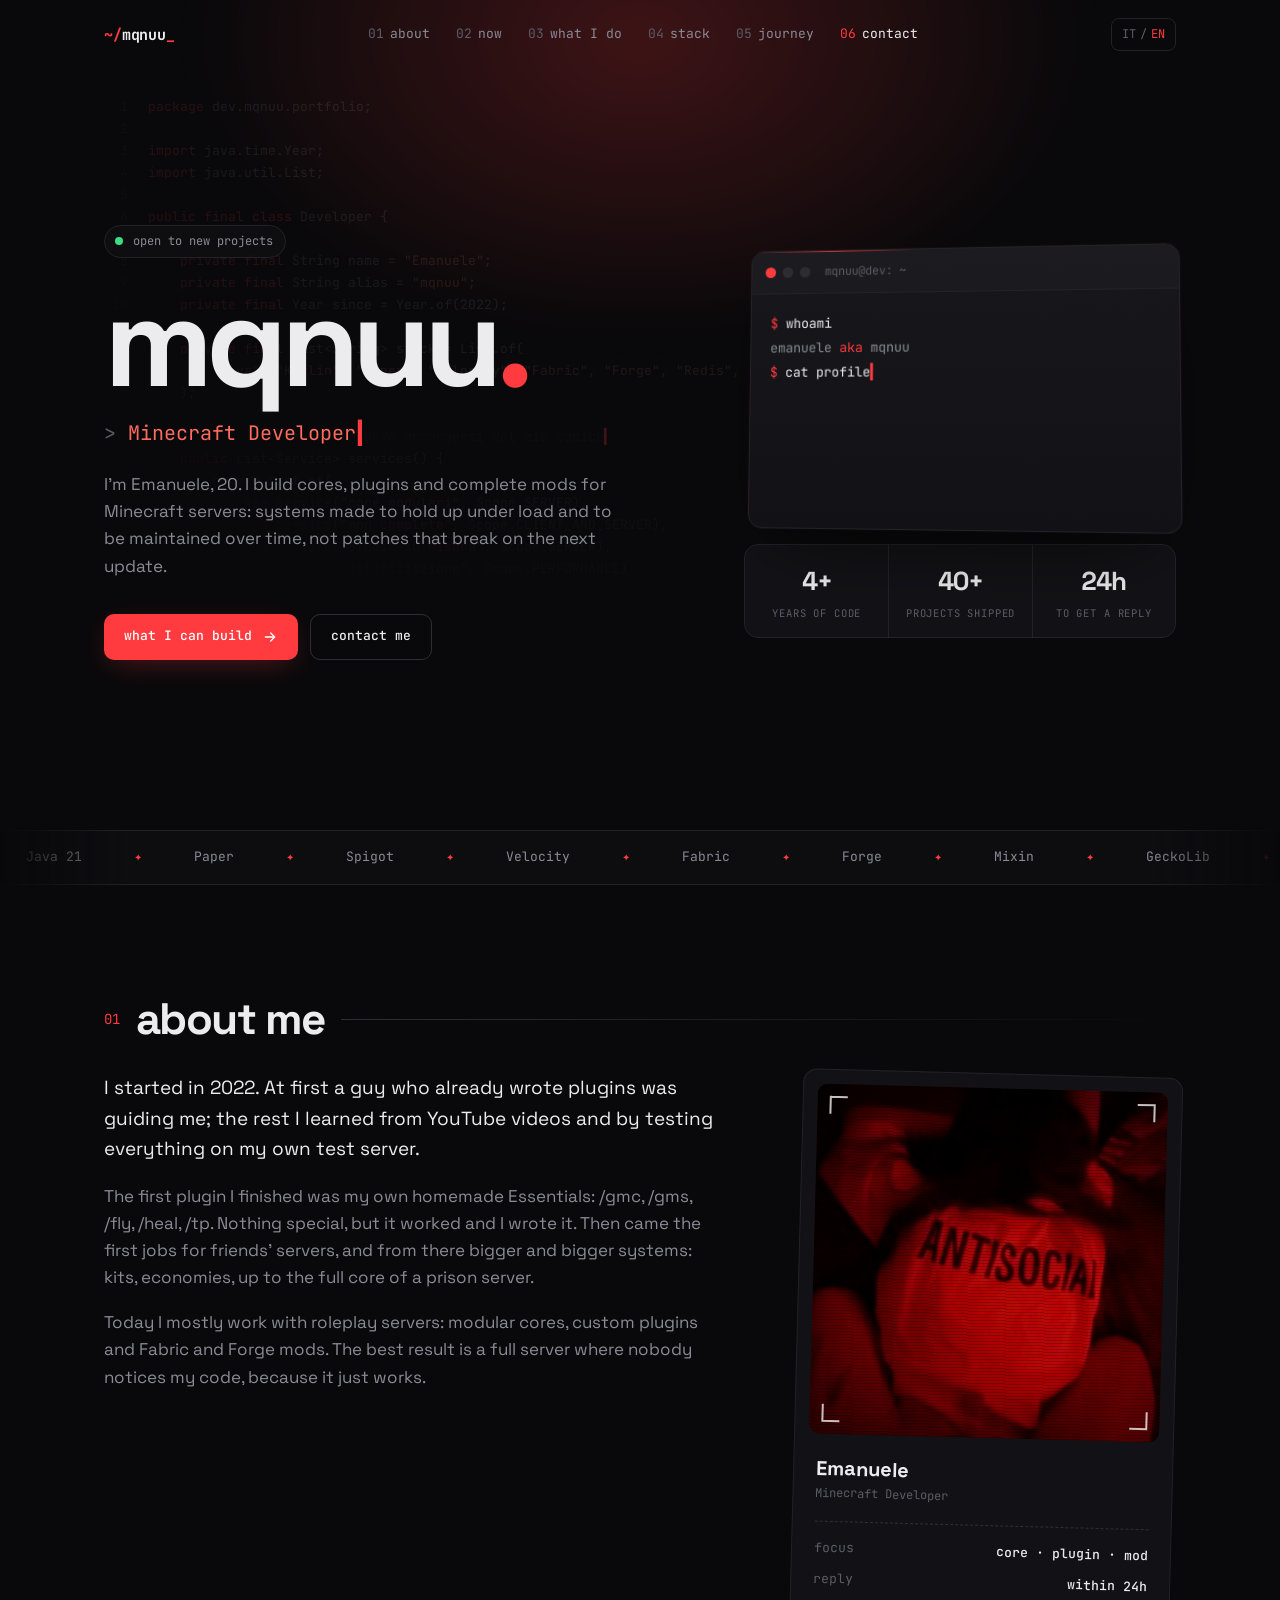
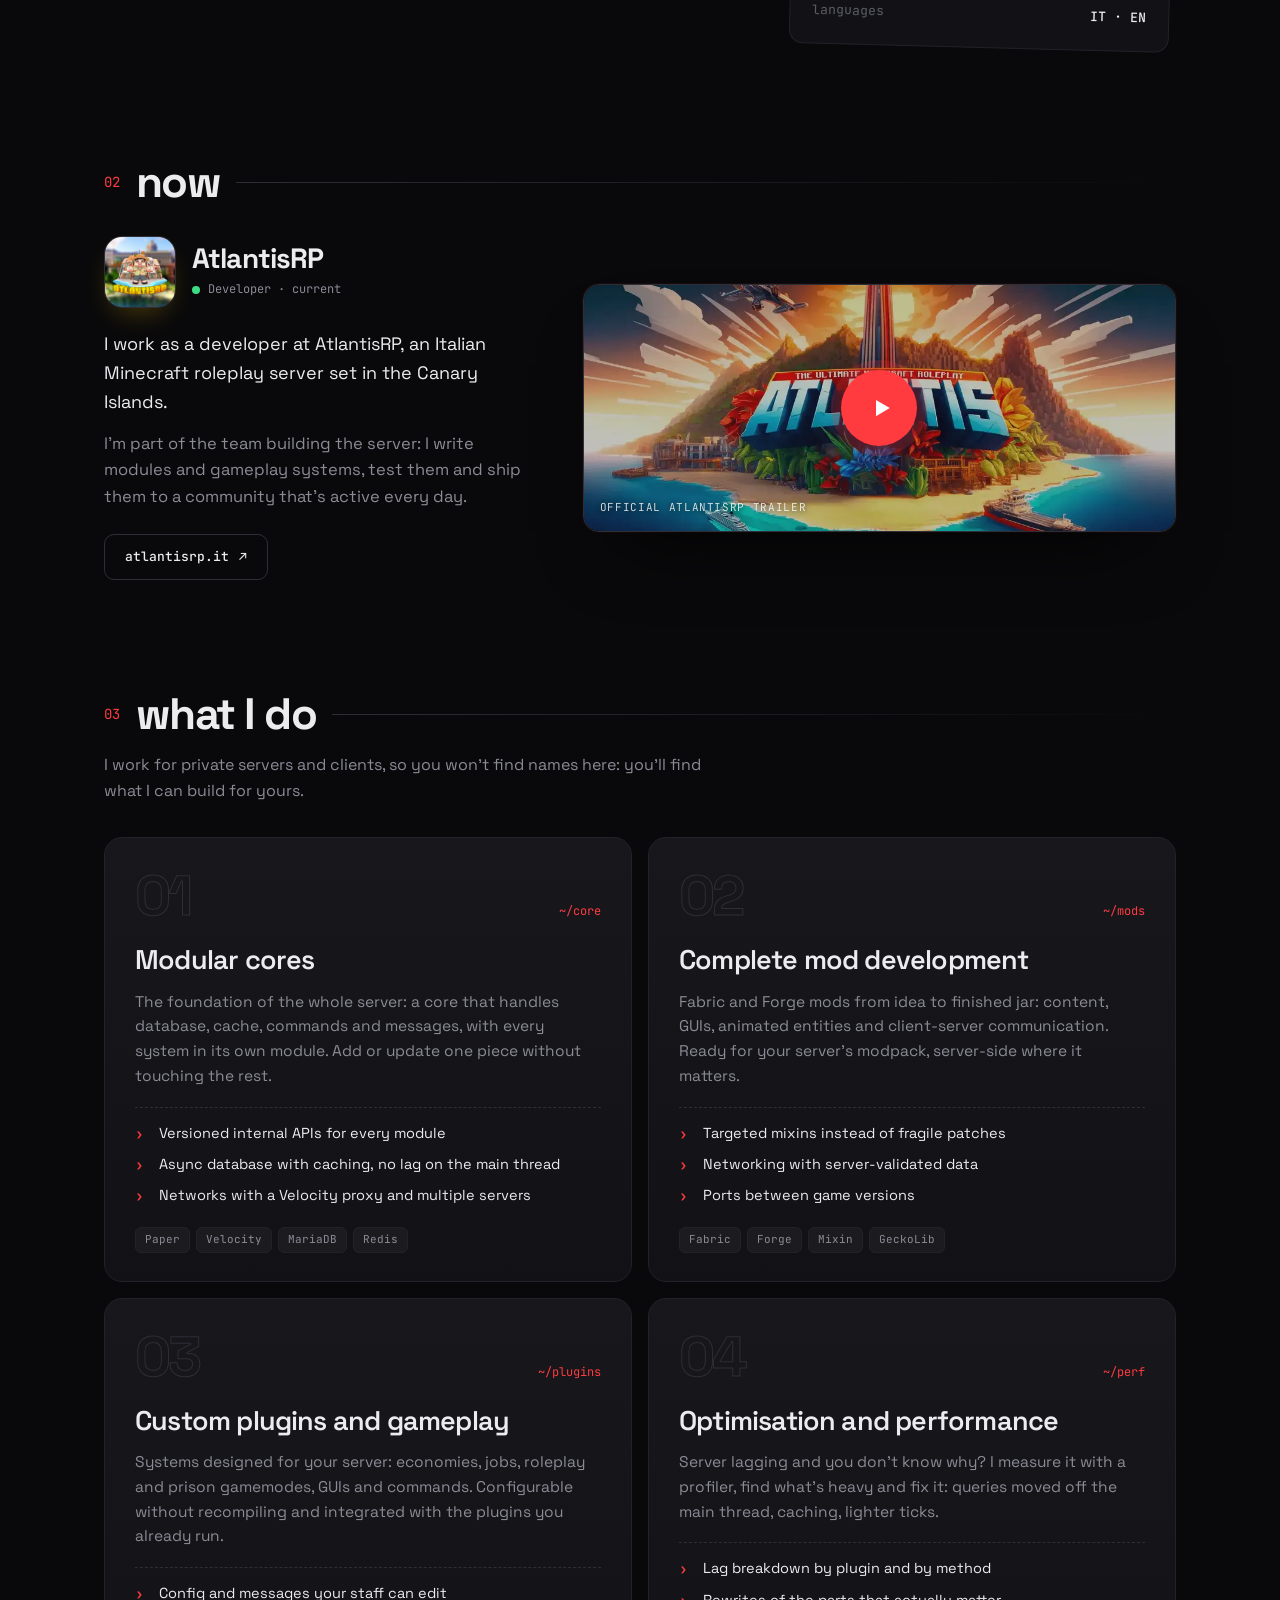
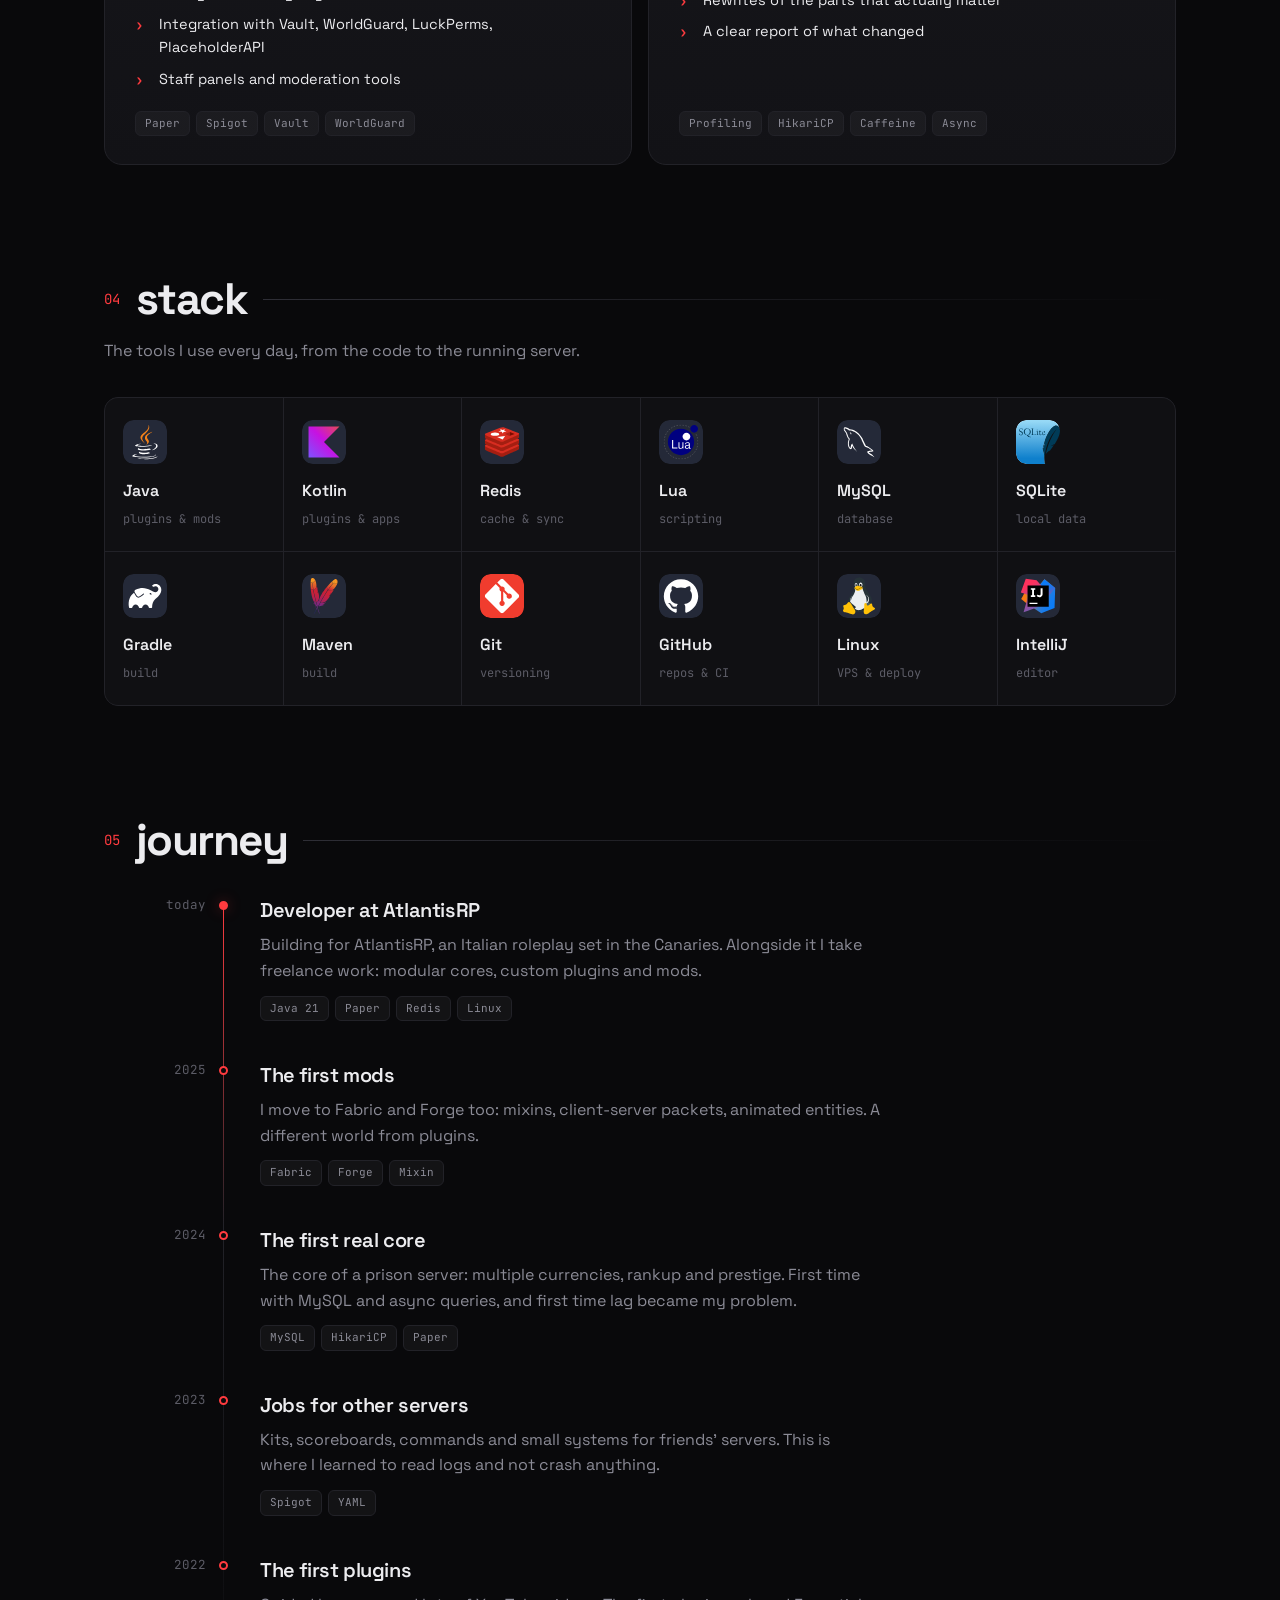
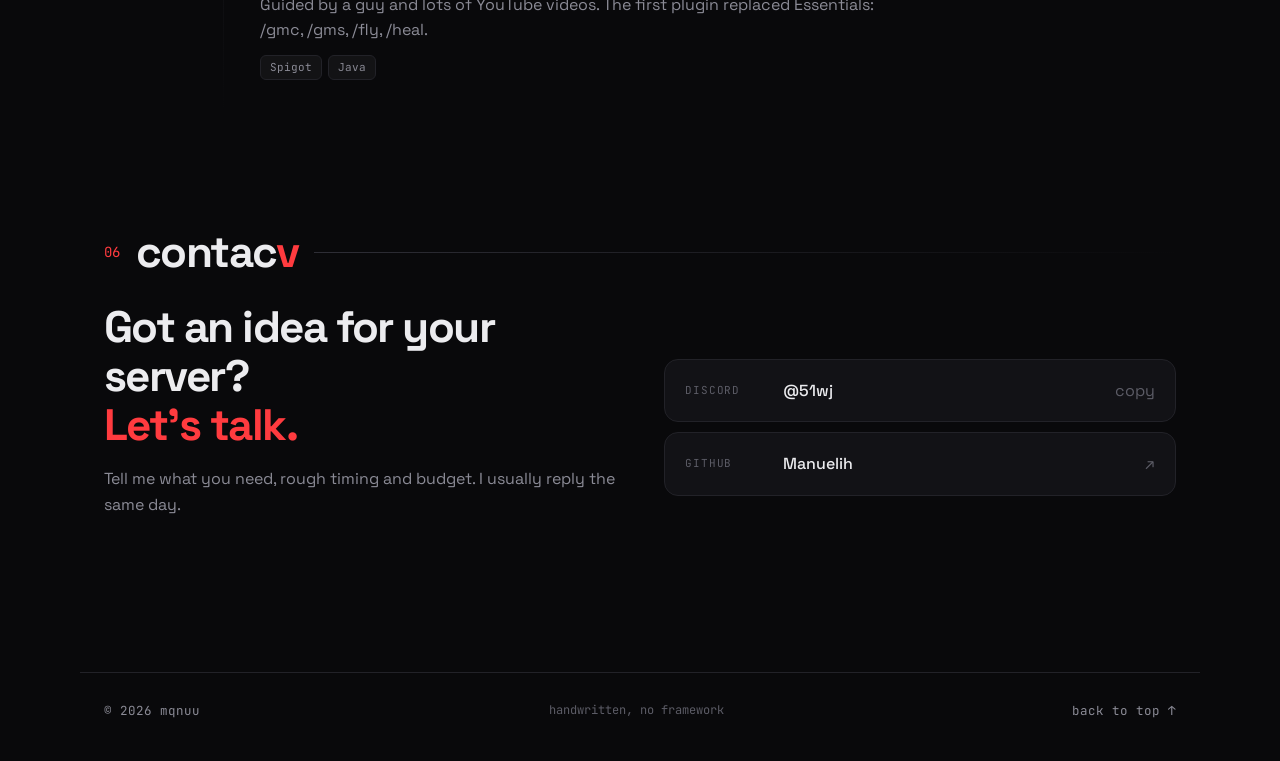
<file: index.html>
<!DOCTYPE html>
<html lang="it">
<head>
<meta charset="UTF-8">
<meta name="viewport" content="width=device-width, initial-scale=1">
<title>mqnuu — Minecraft Developer</title>
<meta name="description" content="Emanuele (mqnuu) — sviluppatore Minecraft: core modulari, plugin su misura, mod complete Fabric e Forge, ottimizzazione dei server.">
<meta name="theme-color" content="#09090b">
<meta property="og:title" content="mqnuu — Minecraft Developer">
<meta property="og:description" content="Core modulari, plugin su misura, mod complete e ottimizzazione per server Minecraft.">
<meta property="og:type" content="website">
<link rel="icon" href="data:image/svg+xml,%3Csvg xmlns='http://www.w3.org/2000/svg' viewBox='0 0 32 32'%3E%3Crect width='32' height='32' rx='7' fill='%2309090b'/%3E%3Cpath d='M9 11l6 5-6 5' stroke='%23ff3b3f' stroke-width='3' fill='none' stroke-linecap='round' stroke-linejoin='round'/%3E%3Crect x='17' y='19' width='7' height='3' rx='1.5' fill='%23ff3b3f'/%3E%3C/svg%3E">
<link rel="preconnect" href="https://fonts.googleapis.com">
<link rel="preconnect" href="https://fonts.gstatic.com" crossorigin>
<link href="https://fonts.googleapis.com/css2?family=JetBrains+Mono:wght@400;500;700&family=Space+Grotesk:wght@400;500;600;700&display=swap" rel="stylesheet">
<link rel="stylesheet" href="styles.css?v=8">
</head>
<body>

<div class="bg" aria-hidden="true"><pre class="bg-code" id="bg-code"></pre><pre class="bg-code hot" id="bg-hot"></pre><div class="bg-glow"></div></div>

<header class="nav" id="top">
  <a href="#top" class="brand"><span class="brand-caret">~/</span>mqnuu<span class="cursor">_</span></a>
  <nav class="nav-links" aria-label="Sezioni">
    <a href="#about"><span>01</span><b data-i18n="nav.about">chi sono</b></a>
    <a href="#now"><span>02</span><b data-i18n="nav.now">adesso</b></a>
    <a href="#work"><span>03</span><b data-i18n="nav.work">cosa faccio</b></a>
    <a href="#stack"><span>04</span><b data-i18n="nav.stack">stack</b></a>
    <a href="#path"><span>05</span><b data-i18n="nav.path">percorso</b></a>
    <a href="#contact"><span>06</span><b data-i18n="nav.contact">contatti</b></a>
  </nav>
  <div class="nav-right">
    <button class="lang" type="button" aria-label="Cambia lingua"><span data-l="it">IT</span><i>/</i><span data-l="en">EN</span></button>
    <button class="burger" type="button" aria-label="Menu" aria-expanded="false"><span></span><span></span></button>
  </div>
</header>

<main>

  <section class="hero">
    <div class="hero-text">
      <p class="status"><span class="pulse"></span><span data-i18n="hero.status">disponibile per nuovi progetti</span></p>
      <h1 class="hero-name">mqnuu<span class="dot">.</span></h1>
      <p class="hero-role"><span class="prompt">&gt;</span> <span class="typed">Minecraft Developer</span></p>
      <p class="hero-lead" data-i18n="hero.lead">Sono Emanuele, 20 anni. Sviluppo core, plugin e mod complete per server Minecraft: sistemi pensati per reggere il carico e per essere mantenuti nel tempo, non toppe che si rompono al primo aggiornamento.</p>
      <div class="hero-cta">
        <a href="#work" class="btn btn-red"><span data-i18n="hero.cta1">cosa posso fare</span><svg viewBox="0 0 24 24"><path d="M5 12h14M13 6l6 6-6 6"/></svg></a>
        <a href="#contact" class="btn btn-line" data-i18n="hero.cta2">scrivimi</a>
      </div>
    </div>

    <div class="hero-side">
      <div class="term">
        <div class="term-bar"><i></i><i></i><i></i><span>mqnuu@dev: ~</span></div>
        <div class="term-body" id="term">
          <p><span class="c-red">$</span> whoami</p>
          <p class="c-dim">emanuele <span class="c-red">aka</span> mqnuu</p>
          <p><span class="c-red">$</span> cat profile.yml</p>
          <p><span class="c-key">role:</span> minecraft developer</p>
          <p><span class="c-key">main:</span> Java 21 · Paper · Velocity</p>
          <p><span class="c-key">mods:</span> Fabric · Forge · Mixin</p>
          <p><span class="c-key">based:</span> Italia</p>
          <p><span class="c-red">$</span> <span class="blink">▍</span></p>
        </div>
      </div>
      <div class="stats">
        <div><strong data-count="4" data-suffix="+">4+</strong><span data-i18n="stat.years">anni di codice</span></div>
        <div><strong data-count="40" data-suffix="+">40+</strong><span data-i18n="stat.projects">progetti consegnati</span></div>
        <div><strong data-count="24" data-suffix="h">24h</strong><span data-i18n="stat.reply">per una risposta</span></div>
      </div>
    </div>
  </section>

  <div class="marquee" aria-hidden="true">
    <div class="marquee-track">
      <span>Java 21</span><span>Paper</span><span>Spigot</span><span>Velocity</span><span>Fabric</span><span>Forge</span><span>Mixin</span><span>GeckoLib</span><span>MySQL</span><span>MariaDB</span><span>HikariCP</span><span>Caffeine</span><span>Redis</span><span>Gradle</span><span>Maven</span><span>WorldGuard</span><span>LuckPerms</span><span>Linux</span>
      <span>Java 21</span><span>Paper</span><span>Spigot</span><span>Velocity</span><span>Fabric</span><span>Forge</span><span>Mixin</span><span>GeckoLib</span><span>MySQL</span><span>MariaDB</span><span>HikariCP</span><span>Caffeine</span><span>Redis</span><span>Gradle</span><span>Maven</span><span>WorldGuard</span><span>LuckPerms</span><span>Linux</span>
    </div>
  </div>

  <section class="section" id="about">
    <header class="sec-head"><span class="sec-num">01</span><h2 data-i18n="about.title">chi sono</h2><span class="sec-line"></span></header>
    <div class="about">
      <div class="about-text">
        <p data-i18n="about.p1">Ho iniziato nel 2022. All'inizio mi seguiva un ragazzo che i plugin li scriveva già, il resto l'ho imparato da video su YouTube e provando tutto sul mio server di test.</p>
        <p data-i18n="about.p2">Il primo plugin che ho finito era un mio Essentials fatto in casa: /gmc, /gms, /fly, /heal, /tp. Niente di che, ma funzionava e l'avevo scritto io. Poi sono arrivati i primi lavori per server di amici, e da lì sistemi sempre più grandi: kit, economie, fino al core completo di un server prison.</p>
        <p data-i18n="about.p3">Oggi lavoro soprattutto con server roleplay: core a moduli, plugin su misura e mod Fabric e Forge. Il lavoro migliore è quando il server è pieno e nessuno si accorge del mio codice, perché semplicemente va.</p>
      </div>
      <aside class="about-card">
        <figure class="shot">
          <img src="img/me.png" alt="Emanuele" width="256" height="256" loading="lazy">
          <span class="shot-corner tl"></span><span class="shot-corner tr"></span><span class="shot-corner bl"></span><span class="shot-corner br"></span>
        </figure>
        <div class="about-who">
          <strong>Emanuele</strong>
          <span class="mono-dim">Minecraft Developer</span>
        </div>
        <ul class="about-list">
          <li><span data-i18n="about.l1">focus</span><b>core · plugin · mod</b></li>
          <li><span data-i18n="about.l2">risposta</span><b data-i18n="about.l2v">entro 24h</b></li>
          <li><span data-i18n="about.l3">lingue</span><b>IT · EN</b></li>
        </ul>
      </aside>
    </div>
  </section>

  <section class="section" id="now">
    <header class="sec-head"><span class="sec-num">02</span><h2 data-i18n="now.title">adesso</h2><span class="sec-line"></span></header>
    <div class="now">
      <div class="now-info">
        <div class="now-brand">
          <img src="img/atlantis/logo.jpg" alt="AtlantisRP" width="72" height="72">
          <div>
            <strong>AtlantisRP</strong>
            <span class="now-role"><span class="pulse"></span><span data-i18n="now.role">Developer · attuale</span></span>
          </div>
        </div>
        <p data-i18n="now.d1">Lavoro come developer su AtlantisRP, un roleplay italiano su Minecraft ambientato alle Isole Canarie.</p>
        <p data-i18n="now.d2">Faccio parte del team che sviluppa il server: scrivo moduli e sistemi di gameplay, li testo e li porto in produzione su una community attiva ogni giorno.</p>
        <a class="btn btn-line" href="https://atlantisrp.it/" target="_blank" rel="noopener">atlantisrp.it <span aria-hidden="true">↗</span></a>
      </div>
      <figure class="now-video">
        <video src="img/atlantis/trailer.mp4" poster="img/atlantis/poster.webp" preload="none" playsinline></video>
        <button class="now-play" type="button" aria-label="Guarda il trailer"><svg viewBox="0 0 24 24"><path d="M8 5.5v13l11-6.5z"/></svg></button>
        <figcaption data-i18n="now.cap">trailer ufficiale di AtlantisRP</figcaption>
      </figure>
    </div>
  </section>

  <section class="section" id="work">
    <header class="sec-head"><span class="sec-num">03</span><h2 data-i18n="work.title">cosa faccio</h2><span class="sec-line"></span></header>
    <p class="sec-sub" data-i18n="work.sub">Lavoro per server e clienti privati, quindi qui non trovi nomi: trovi cosa posso costruire per il tuo.</p>
    <div class="work">
      <article class="svc">
        <div class="svc-top"><span class="svc-num">01</span><span class="svc-path">~/core</span></div>
        <h3 data-i18n="w1.t">Core modulari</h3>
        <p data-i18n="w1.d">La base di tutto il server: un core che gestisce database, cache, comandi e messaggi, e ogni sistema in un modulo a parte. Aggiungi o aggiorni un pezzo senza toccare gli altri.</p>
        <ul>
          <li data-i18n="w1.a">API interne versionate per tutti i moduli</li>
          <li data-i18n="w1.b">Database asincrono con cache, niente lag sul main thread</li>
          <li data-i18n="w1.c">Reti con proxy Velocity e più server</li>
        </ul>
        <div class="tags"><span>Paper</span><span>Velocity</span><span>MariaDB</span><span>Redis</span></div>
      </article>
      <article class="svc">
        <div class="svc-top"><span class="svc-num">02</span><span class="svc-path">~/mods</span></div>
        <h3 data-i18n="w2.t">Sviluppo di mod complete</h3>
        <p data-i18n="w2.d">Mod Fabric e Forge dall'idea al jar finito: contenuti, GUI, entità animate e comunicazione client-server. Pronte per il modpack del tuo server, lato server dove serve.</p>
        <ul>
          <li data-i18n="w2.a">Mixin mirati invece di patch fragili</li>
          <li data-i18n="w2.b">Networking con dati validati dal server</li>
          <li data-i18n="w2.c">Port tra versioni del gioco</li>
        </ul>
        <div class="tags"><span>Fabric</span><span>Forge</span><span>Mixin</span><span>GeckoLib</span></div>
      </article>
      <article class="svc">
        <div class="svc-top"><span class="svc-num">03</span><span class="svc-path">~/plugins</span></div>
        <h3 data-i18n="w3.t">Plugin e gameplay su misura</h3>
        <p data-i18n="w3.d">Sistemi pensati per il tuo server: economie, mestieri, gamemode roleplay e prison, GUI e comandi. Configurabili senza ricompilare e integrati con i plugin che usi già.</p>
        <ul>
          <li data-i18n="w3.a">Config e messaggi modificabili dallo staff</li>
          <li data-i18n="w3.b">Integrazione con Vault, WorldGuard, LuckPerms, PlaceholderAPI</li>
          <li data-i18n="w3.c">Pannelli staff e strumenti di moderazione</li>
        </ul>
        <div class="tags"><span>Paper</span><span>Spigot</span><span>Vault</span><span>WorldGuard</span></div>
      </article>
      <article class="svc">
        <div class="svc-top"><span class="svc-num">04</span><span class="svc-path">~/perf</span></div>
        <h3 data-i18n="w4.t">Ottimizzazione e performance</h3>
        <p data-i18n="w4.d">Il server lagga e non sai perché? Lo misuro con un profiler, trovo cosa pesa e lo sistemo: query spostate fuori dal main thread, cache, tick più leggeri.</p>
        <ul>
          <li data-i18n="w4.a">Analisi del lag per plugin e per metodo</li>
          <li data-i18n="w4.b">Riscrittura dei punti che pesano davvero</li>
          <li data-i18n="w4.c">Report chiaro su cosa è cambiato</li>
        </ul>
        <div class="tags"><span>Profiling</span><span>HikariCP</span><span>Caffeine</span><span>Async</span></div>
      </article>
    </div>
  </section>

  <section class="section" id="stack">
    <header class="sec-head"><span class="sec-num">04</span><h2 data-i18n="stack.title">stack</h2><span class="sec-line"></span></header>
    <p class="sec-sub" data-i18n="stack.sub">Gli strumenti che uso ogni giorno, dal codice al server acceso.</p>
    <div class="stack">
      <div class="stack-item"><img src="img/stack/java.svg" alt="" width="48" height="48" loading="lazy"><span class="tk">Java</span><span data-i18n="st.java">plugin &amp; mod</span></div>
      <div class="stack-item"><img src="img/stack/kotlin.svg" alt="" width="48" height="48" loading="lazy"><span class="tk">Kotlin</span><span data-i18n="st.kotlin">plugin &amp; app</span></div>
      <div class="stack-item"><img src="img/stack/redis.svg" alt="" width="48" height="48" loading="lazy"><span class="tk">Redis</span><span data-i18n="st.redis">cache &amp; sync</span></div>
      <div class="stack-item"><img src="img/stack/lua.svg" alt="" width="48" height="48" loading="lazy"><span class="tk">Lua</span><span data-i18n="st.lua">script</span></div>
      <div class="stack-item"><img src="img/stack/mysql.svg" alt="" width="48" height="48" loading="lazy"><span class="tk">MySQL</span><span data-i18n="st.db">database</span></div>
      <div class="stack-item"><img src="img/stack/sqlite.svg" alt="" width="48" height="48" loading="lazy"><span class="tk">SQLite</span><span data-i18n="st.db2">dati locali</span></div>
      <div class="stack-item"><img src="img/stack/gradle.svg" alt="" width="48" height="48" loading="lazy"><span class="tk">Gradle</span><span data-i18n="st.build">build</span></div>
      <div class="stack-item"><img src="img/stack/maven.svg" alt="" width="48" height="48" loading="lazy"><span class="tk">Maven</span><span data-i18n="st.maven">build</span></div>
      <div class="stack-item"><img src="img/stack/git.svg" alt="" width="48" height="48" loading="lazy"><span class="tk">Git</span><span data-i18n="st.git">versioni</span></div>
      <div class="stack-item"><img src="img/stack/github.svg" alt="" width="48" height="48" loading="lazy"><span class="tk">GitHub</span><span data-i18n="st.github">repository &amp; CI</span></div>
      <div class="stack-item"><img src="img/stack/linux.svg" alt="" width="48" height="48" loading="lazy"><span class="tk">Linux</span><span data-i18n="st.ops">VPS &amp; deploy</span></div>
      <div class="stack-item"><img src="img/stack/idea.svg" alt="" width="48" height="48" loading="lazy"><span class="tk">IntelliJ</span><span data-i18n="st.ide">editor</span></div>
    </div>
  </section>

  <section class="section" id="path">
    <header class="sec-head"><span class="sec-num">05</span><h2 data-i18n="path.title">percorso</h2><span class="sec-line"></span></header>
    <ol class="timeline">
      <li><span class="tl-when" data-i18n="tl.1w">oggi</span><div><h3 data-i18n="tl.1t">Developer su AtlantisRP</h3><p data-i18n="tl.1d">Sviluppo per AtlantisRP, roleplay italiano ambientato alle Canarie. In parallelo prendo lavori freelance: core a moduli, plugin su misura e mod.</p><div class="tags"><span>Java 21</span><span>Paper</span><span>Redis</span><span>Linux</span></div></div></li>
      <li><span class="tl-when">2025</span><div><h3 data-i18n="tl.2t">Le prime mod</h3><p data-i18n="tl.2d">Passo anche a Fabric e Forge: mixin, pacchetti tra client e server, entità animate. Un altro mondo rispetto ai plugin.</p><div class="tags"><span>Fabric</span><span>Forge</span><span>Mixin</span></div></div></li>
      <li><span class="tl-when">2024</span><div><h3 data-i18n="tl.3t">Il primo core vero</h3><p data-i18n="tl.3d">Il core di un server prison: più valute, rankup e prestige. Prima volta con MySQL e query asincrone, e prima volta che il lag diventava un problema mio.</p><div class="tags"><span>MySQL</span><span>HikariCP</span><span>Paper</span></div></div></li>
      <li><span class="tl-when">2023</span><div><h3 data-i18n="tl.4t">Lavori per altri server</h3><p data-i18n="tl.4d">Kit, scoreboard, comandi e piccoli sistemi per server di amici e conoscenti. Qui ho imparato a leggere i log e a non far crashare niente.</p><div class="tags"><span>Spigot</span><span>YAML</span></div></div></li>
      <li><span class="tl-when">2022</span><div><h3 data-i18n="tl.5t">I primi plugin</h3><p data-i18n="tl.5d">Seguito da un ragazzo e con tanti video su YouTube. Il primo plugin sostituiva Essentials: /gmc, /gms, /fly, /heal.</p><div class="tags"><span>Spigot</span><span>Java</span></div></div></li>
    </ol>
  </section>

  <section class="section" id="contact">
    <header class="sec-head"><span class="sec-num">06</span><h2 data-i18n="contact.title">contatti</h2><span class="sec-line"></span></header>
    <div class="contact">
      <div>
        <p class="contact-big" data-i18n="contact.big">Hai un'idea per il tuo server?<br><span class="red">Parliamone.</span></p>
        <p class="sec-sub" data-i18n="contact.sub">Raccontami cosa ti serve, tempi e budget indicativi. Rispondo di solito in giornata.</p>
      </div>
      <div class="links">
        <button class="link" type="button" data-copy="51wj"><span class="link-k">discord</span><span class="link-v">@51wj</span><span class="arrow" data-i18n="contact.copy">copia</span></button>
        <a class="link" href="https://github.com/Manuelih" target="_blank" rel="noopener"><span class="link-k">github</span><span class="link-v">Manuelih</span><span class="arrow">↗</span></a>
      </div>
    </div>
  </section>

</main>

<footer class="foot">
  <span>© <span id="year">2026</span> mqnuu</span>
  <span class="mono-dim" data-i18n="foot">scritto a mano, niente framework</span>
  <a href="#top" data-i18n="foot.top">torna su ↑</a>
</footer>

<script src="app.js?v=8"></script>
</body>
</html>
</file>
<file: styles.css>
:root {
  --bg: #09090b;
  --bg-2: #101013;
  --card: #121216;
  --card-2: #17171c;
  --line: #222228;
  --line-2: #2e2e36;
  --text: #ececef;
  --dim: #8b8b96;
  --dimmer: #5c5c66;
  --red: #ff3b3f;
  --red-2: #ff6b5e;
  --red-soft: rgba(255, 59, 63, .12);
  --red-glow: rgba(255, 59, 63, .35);
  --mono: "JetBrains Mono", ui-monospace, "Cascadia Code", monospace;
  --sans: "Space Grotesk", system-ui, sans-serif;
  --r: 14px;
  --max: 1120px;
}

*, *::before, *::after { box-sizing: border-box; }
html { scroll-behavior: smooth; scroll-padding-top: 80px; }
body {
  margin: 0;
  background: var(--bg);
  color: var(--text);
  font-family: var(--sans);
  font-size: 16px;
  line-height: 1.6;
  -webkit-font-smoothing: antialiased;
  overflow-x: hidden;
}
a { color: inherit; text-decoration: none; }
button { font: inherit; color: inherit; background: none; border: 0; cursor: pointer; }
::selection { background: var(--red); color: #fff; }

.bg { position: absolute; top: 0; left: 0; right: 0; height: 1200px; z-index: -1; pointer-events: none; overflow: hidden; }
.bg-code {
  position: absolute; inset: 0; margin: 0; padding: 96px 0 0 max(24px, calc((100vw - var(--max)) / 2 + 24px));
  font-family: var(--mono); font-size: 13px; line-height: 22px; white-space: pre; color: rgba(255,255,255,.1);
  -webkit-mask-image: radial-gradient(ellipse 85% 70% at 50% 0%, #000 25%, transparent 78%);
  mask-image: radial-gradient(ellipse 85% 70% at 50% 0%, #000 25%, transparent 78%);
  user-select: none;
}
.bg-code .ln { display: inline-block; width: 3ch; margin-right: 2.5ch; text-align: right; color: rgba(255,255,255,.05); }
.bg-code .k { color: rgba(255, 59, 63, .22); }
.bg-code .s { color: rgba(255, 140, 120, .16); }
.bg-code .c { color: rgba(255,255,255,.045); font-style: italic; }
.bg-code .typing::after { content: "▍"; color: rgba(255, 59, 63, .45); animation: blink 1s steps(1) infinite; }
.bg-glow {
  position: absolute; top: -260px; left: 50%; width: 900px; height: 600px; transform: translateX(-50%);
  background: radial-gradient(closest-side, rgba(255, 59, 63, .22), transparent);
  filter: blur(20px);
}

.nav {
  position: sticky; top: 0; z-index: 50;
  display: flex; align-items: center; justify-content: space-between; gap: 24px;
  max-width: var(--max); margin: 0 auto; padding: 18px 24px;
  font-family: var(--mono); font-size: 13px;
  transition: background .25s, border-color .25s;
  border-bottom: 1px solid transparent;
}
.nav.scrolled {
  background: rgba(9, 9, 11, .78);
  backdrop-filter: blur(14px);
  -webkit-backdrop-filter: blur(14px);
  border-bottom-color: var(--line);
  max-width: none;
  padding-left: max(24px, calc((100vw - var(--max)) / 2 + 24px));
  padding-right: max(24px, calc((100vw - var(--max)) / 2 + 24px));
}
.brand { font-weight: 700; font-size: 15px; letter-spacing: -.01em; }
.brand-caret { color: var(--red); }
.cursor { color: var(--red); animation: blink 1.1s steps(1) infinite; }
.nav-links { display: flex; gap: 26px; }
.nav-links a { display: flex; gap: 6px; color: var(--dim); transition: color .2s; }
.nav-links a span { color: var(--dimmer); transition: color .2s; }
.nav-links a b { font-weight: 400; }
.nav-links a:hover, .nav-links a.active { color: var(--text); }
.nav-links a:hover span, .nav-links a.active span { color: var(--red); }
.nav-right { display: flex; align-items: center; gap: 14px; }
.lang { font-family: var(--mono); font-size: 12px; color: var(--dimmer); padding: 6px 10px; border: 1px solid var(--line); border-radius: 8px; transition: border-color .2s; }
.lang:hover { border-color: var(--line-2); }
.lang i { font-style: normal; margin: 0 4px; }
.lang span.on { color: var(--red); }
.burger { display: none; width: 36px; height: 36px; border: 1px solid var(--line); border-radius: 8px; position: relative; }
.burger span { position: absolute; left: 10px; right: 10px; height: 1.5px; background: var(--text); transition: transform .25s, top .25s; }
.burger span:first-child { top: 14px; }
.burger span:last-child { top: 20px; }
.burger[aria-expanded="true"] span:first-child { top: 17px; transform: rotate(45deg); }
.burger[aria-expanded="true"] span:last-child { top: 17px; transform: rotate(-45deg); }

main { max-width: var(--max); margin: 0 auto; padding: 0 24px; }

.hero {
  display: grid; grid-template-columns: 1.15fr .85fr; gap: 56px; align-items: center;
  min-height: calc(100vh - 140px); padding: 48px 0 64px;
}
.status {
  display: inline-flex; align-items: center; gap: 10px; margin: 0 0 26px;
  font-family: var(--mono); font-size: 12px; color: var(--dim);
  padding: 6px 12px 6px 10px; border: 1px solid var(--line); border-radius: 99px; background: rgba(18,18,22,.6);
}
.pulse { width: 8px; height: 8px; border-radius: 50%; background: #3ddc84; box-shadow: 0 0 0 0 rgba(61,220,132,.6); animation: pulse 2s infinite; }
.hero-name {
  margin: 0; font-family: var(--sans); font-weight: 700;
  font-size: clamp(64px, 11vw, 128px); line-height: .9; letter-spacing: -.055em;
}
.hero-name .dot { color: var(--red); }
.hero-role { margin: 18px 0 0; font-family: var(--mono); font-size: clamp(16px, 2vw, 20px); color: var(--red-2); min-height: 1.6em; }
.hero-role .prompt { color: var(--dimmer); }
.typed::after { content: "▍"; color: var(--red); margin-left: 2px; animation: blink 1s steps(1) infinite; }
.hero-lead { max-width: 520px; margin: 22px 0 34px; color: var(--dim); font-size: 17px; }
.hero-cta { display: flex; flex-wrap: wrap; gap: 12px; }
.btn {
  display: inline-flex; align-items: center; gap: 10px; height: 46px; padding: 0 20px;
  font-family: var(--mono); font-size: 13px; font-weight: 500; border-radius: 10px;
  transition: transform .2s, box-shadow .2s, background .2s, border-color .2s;
}
.btn svg { width: 16px; height: 16px; fill: none; stroke: currentColor; stroke-width: 2; stroke-linecap: round; stroke-linejoin: round; transition: transform .2s; }
.btn-red { background: var(--red); color: #fff; box-shadow: 0 8px 30px -8px var(--red-glow); }
.btn-red:hover { transform: translateY(-2px); box-shadow: 0 12px 36px -8px rgba(255,59,63,.55); }
.btn-red:hover svg { transform: translateX(3px); }
.btn-line { border: 1px solid var(--line-2); color: var(--text); }
.btn-line:hover { border-color: var(--red); background: var(--red-soft); }

.hero-text, .hero-side, .about > *, .contact > * { min-width: 0; }
.hero-side { display: flex; flex-direction: column; gap: 14px; }
.term {
  background: linear-gradient(180deg, var(--card-2), var(--card));
  border: 1px solid var(--line); border-radius: var(--r); overflow: hidden;
  box-shadow: 0 30px 80px -30px rgba(0,0,0,.8), 0 0 0 1px rgba(255,59,63,.04);
  transform: perspective(1200px) rotateY(-4deg) rotateX(2deg);
  transition: transform .5s;
}
.term:hover { transform: none; }
.term-bar { display: flex; align-items: center; gap: 7px; padding: 12px 14px; border-bottom: 1px solid var(--line); background: rgba(255,255,255,.015); }
.term-bar i { width: 11px; height: 11px; border-radius: 50%; background: #2c2c33; }
.term-bar i:first-child { background: var(--red); }
.term-bar span { margin-left: 8px; font-family: var(--mono); font-size: 12px; color: var(--dimmer); }
.term-body { padding: 18px 20px 20px; font-family: var(--mono); font-size: 13.5px; line-height: 1.85; }
.term-body p { margin: 0; white-space: nowrap; overflow: hidden; text-overflow: ellipsis; }
.c-red { color: var(--red); }
.c-key { color: var(--red-2); }
.c-dim { color: var(--dim); }
.blink { color: var(--red); animation: blink 1s steps(1) infinite; }
.stats { display: grid; grid-template-columns: repeat(3, 1fr); border: 1px solid var(--line); border-radius: var(--r); background: var(--card); overflow: hidden; }
.stats div { padding: 16px 12px; text-align: center; display: flex; flex-direction: column; gap: 2px; }
.stats div + div { border-left: 1px solid var(--line); }
.stats strong { font-size: 26px; font-weight: 700; letter-spacing: -.03em; }
.stats strong::after { content: ""; }
.stats span { font-family: var(--mono); font-size: 10.5px; text-transform: uppercase; letter-spacing: .08em; color: var(--dimmer); }

.marquee {
  margin: 0 calc(50% - 50vw); border-top: 1px solid var(--line); border-bottom: 1px solid var(--line);
  overflow: hidden; background: rgba(18,18,22,.5);
  mask-image: linear-gradient(90deg, transparent, #000 10%, #000 90%, transparent);
}
.marquee-track { display: flex; width: max-content; animation: marquee 38s linear infinite; }
.marquee-track span { font-family: var(--mono); font-size: 13px; color: var(--dim); padding: 16px 26px; white-space: nowrap; display: flex; align-items: center; gap: 26px; }
.marquee-track span::after { content: "✦"; color: var(--red); font-size: 10px; margin-left: 26px; }
.marquee:hover .marquee-track { animation-play-state: paused; }

.section { padding: 110px 0 0; }
.sec-head { display: flex; align-items: center; gap: 16px; margin-bottom: 14px; }
.sec-num { font-family: var(--mono); font-size: 14px; color: var(--red); }
.sec-head h2 { margin: 0; font-size: clamp(30px, 4.4vw, 44px); font-weight: 700; letter-spacing: -.035em; line-height: 1.1; }
.sec-line { flex: 1; height: 1px; background: linear-gradient(90deg, var(--line-2), transparent); }
.sec-link { font-family: var(--mono); font-size: 13px; color: var(--dim); transition: color .2s; }
.sec-link:hover { color: var(--red); }
.sec-sub { color: var(--dim); max-width: 620px; margin: 0 0 34px; }
.mono-dim { font-family: var(--mono); font-size: 12px; color: var(--dimmer); }
.red { color: var(--red); }

.about { display: grid; grid-template-columns: 1.5fr 1fr; gap: 48px; margin-top: 30px; }
.about-text p { margin: 0 0 18px; color: var(--dim); font-size: 17px; }
.about-text p:first-child { color: var(--text); font-size: 19px; }
.about-card { background: var(--card); border: 1px solid var(--line); border-radius: var(--r); padding: 14px 14px 22px; display: flex; flex-direction: column; gap: 18px; align-self: start; max-width: 380px; width: 100%; justify-self: end; transform: rotate(1.5deg); transition: transform .4s, border-color .3s; }
.about-card:hover { transform: none; border-color: rgba(255,59,63,.4); }
.about-who { display: flex; flex-direction: column; padding: 0 8px; }
.about-list { margin: 0 8px !important; }
.shot { position: relative; margin: 0; aspect-ratio: 1; border-radius: 10px; overflow: hidden; background: #1a0607; }
.shot img { width: 100%; height: 100%; object-fit: cover; display: block; filter: contrast(1.08) saturate(1.1); transition: transform .6s, filter .4s; }
.about-card:hover .shot img { transform: scale(1.04); filter: contrast(1.12) saturate(1.25); }
.shot::before {
  content: ""; position: absolute; inset: 0; z-index: 1; pointer-events: none;
  background: repeating-linear-gradient(0deg, rgba(0,0,0,.22) 0 1px, transparent 1px 3px);
  mix-blend-mode: multiply;
}
.shot::after {
  content: ""; position: absolute; inset: 0; z-index: 1; pointer-events: none;
  background: radial-gradient(ellipse at center, transparent 55%, rgba(0,0,0,.55));
}
.shot-corner { position: absolute; z-index: 2; width: 18px; height: 18px; border: 2px solid rgba(255,255,255,.75); }
.shot-corner.tl { top: 12px; left: 12px; border-right: 0; border-bottom: 0; }
.shot-corner.tr { top: 12px; right: 12px; border-left: 0; border-bottom: 0; }
.shot-corner.bl { bottom: 12px; left: 12px; border-right: 0; border-top: 0; }
.shot-corner.br { bottom: 12px; right: 12px; border-left: 0; border-top: 0; }
.shot figcaption {
  position: absolute; z-index: 2; left: 38px; right: 38px; top: 14px; display: flex; justify-content: space-between;
  font-family: var(--mono); font-size: 11px; letter-spacing: .06em; color: rgba(255,255,255,.8); text-transform: uppercase;
}
.rec { color: #fff; }
.rec::first-letter { color: var(--red); }
.about-card strong { font-size: 20px; }
.about-list { list-style: none; padding: 16px 0 0; margin: 0; border-top: 1px dashed var(--line-2); display: flex; flex-direction: column; gap: 10px; font-family: var(--mono); font-size: 13px; }
.about-list li { display: flex; justify-content: space-between; gap: 12px; }
.about-list span { color: var(--dimmer); }
.about-list b { font-weight: 500; text-align: right; }

.stack { display: grid; grid-template-columns: repeat(4, 1fr); gap: 1px; background: var(--line); border: 1px solid var(--line); border-radius: var(--r); overflow: hidden; }
.stack-item { background: var(--bg-2); padding: 22px 20px; display: flex; flex-direction: column; gap: 4px; position: relative; transition: background .25s; }
.stack-item::before { content: ""; position: absolute; left: 0; top: 0; width: 2px; height: 0; background: var(--red); transition: height .3s; }
.stack-item:hover { background: var(--card-2); }
.stack-item:hover::before { height: 100%; }
.tk { font-weight: 600; font-size: 17px; }
.stack-item span:last-child { font-family: var(--mono); font-size: 12px; color: var(--dimmer); }

.filters { display: flex; flex-wrap: wrap; gap: 8px; margin-bottom: 22px; }
.filters button { font-family: var(--mono); font-size: 12.5px; color: var(--dim); padding: 7px 14px; border: 1px solid var(--line); border-radius: 99px; transition: all .2s; }
.filters button:hover { color: var(--text); border-color: var(--line-2); }
.filters button.on { color: #fff; background: var(--red); border-color: var(--red); }

.grid { display: grid; grid-template-columns: repeat(3, 1fr); gap: 16px; }
.card {
  position: relative; text-align: left; display: flex; flex-direction: column; gap: 12px;
  background: var(--card); border: 1px solid var(--line); border-radius: var(--r); padding: 22px;
  transition: border-color .25s, transform .25s, background .25s; overflow: hidden; isolation: isolate;
}
.card::before {
  content: ""; position: absolute; inset: 0; z-index: -1; opacity: 0; transition: opacity .3s;
  background: radial-gradient(420px circle at var(--mx, 50%) var(--my, 0%), rgba(255,59,63,.12), transparent 45%);
}
.card:hover { border-color: rgba(255,59,63,.45); transform: translateY(-3px); }
.card:hover::before { opacity: 1; }
.card.wide { grid-column: span 2; }
.card.hide { display: none; }
.card-top { display: flex; align-items: center; justify-content: space-between; gap: 10px; }
.kind { font-family: var(--mono); font-size: 11px; font-weight: 700; letter-spacing: .08em; text-transform: uppercase; color: var(--red); }
.badge { font-family: var(--mono); font-size: 10.5px; color: var(--dimmer); padding: 3px 9px; border: 1px solid var(--line-2); border-radius: 99px; white-space: nowrap; }
.badge.live { color: #3ddc84; border-color: rgba(61,220,132,.35); }
.card h3 { margin: 4px 0 0; font-size: 21px; font-weight: 600; letter-spacing: -.02em; line-height: 1.25; }
.card p { margin: 0; color: var(--dim); font-size: 14.5px; flex: 1; }
.card .more { font-family: var(--mono); font-size: 12px; color: var(--dimmer); transition: color .2s; }
.card:hover .more { color: var(--red); }
.tags { display: flex; flex-wrap: wrap; gap: 6px; }
.tags span { font-family: var(--mono); font-size: 11px; color: var(--dim); padding: 3px 9px; border-radius: 6px; background: rgba(255,255,255,.04); border: 1px solid var(--line); }

.timeline { list-style: none; margin: 30px 0 0; padding: 0; position: relative; }
.timeline::before { content: ""; position: absolute; left: 119px; top: 8px; bottom: 8px; width: 1px; background: linear-gradient(var(--red), var(--line) 40%, transparent); }
.timeline li { display: grid; grid-template-columns: 120px 1fr; gap: 36px; padding: 0 0 38px; position: relative; }
.timeline li::before { content: ""; position: absolute; left: 115px; top: 7px; width: 9px; height: 9px; border-radius: 50%; background: var(--bg); border: 2px solid var(--red); }
.timeline li:first-child::before { background: var(--red); box-shadow: 0 0 14px var(--red-glow); }
.tl-when { font-family: var(--mono); font-size: 12.5px; color: var(--dimmer); text-align: right; padding-right: 18px; padding-top: 1px; }
.timeline h3 { margin: 0 0 6px; font-size: 20px; font-weight: 600; letter-spacing: -.02em; }
.timeline p { margin: 0 0 12px; color: var(--dim); max-width: 620px; }

.contact { display: grid; grid-template-columns: 1fr 1fr; gap: 48px; align-items: center; margin-top: 26px; }
.contact-big { margin: 0 0 16px; font-size: clamp(30px, 4vw, 44px); font-weight: 700; letter-spacing: -.035em; line-height: 1.12; }
.links { display: flex; flex-direction: column; gap: 10px; }
.link {
  width: 100%; text-align: left; cursor: pointer;
  display: grid; grid-template-columns: 84px 1fr auto; align-items: center; gap: 14px;
  padding: 18px 20px; background: var(--card); border: 1px solid var(--line); border-radius: var(--r);
  transition: border-color .25s, background .25s, transform .25s;
}
.link:hover { border-color: var(--red); background: var(--card-2); transform: translateX(4px); }
.link-k { font-family: var(--mono); font-size: 11px; letter-spacing: .08em; text-transform: uppercase; color: var(--dimmer); }
.link-v { font-weight: 500; overflow: hidden; text-overflow: ellipsis; white-space: nowrap; }
.arrow { color: var(--dimmer); transition: color .2s, transform .2s; }
.link:hover .arrow { color: var(--red); transform: translate(2px, -2px); }

.foot {
  max-width: var(--max); margin: 120px auto 0; padding: 28px 24px 40px;
  display: flex; justify-content: space-between; align-items: center; gap: 16px; flex-wrap: wrap;
  border-top: 1px solid var(--line); font-family: var(--mono); font-size: 12.5px; color: var(--dim);
}
.foot a:hover { color: var(--red); }


.reveal { opacity: 0; transform: translateY(18px); transition: opacity .7s ease, transform .7s ease; }
.reveal.in { opacity: 1; transform: none; }

@keyframes blink { 50% { opacity: 0; } }
@keyframes pulse { 70% { box-shadow: 0 0 0 8px rgba(61,220,132,0); } 100% { box-shadow: 0 0 0 0 rgba(61,220,132,0); } }
@keyframes marquee { to { transform: translateX(-50%); } }
@keyframes pop { from { opacity: 0; transform: translateY(12px) scale(.98); } }

@media (max-width: 960px) {
  .hero { grid-template-columns: minmax(0, 1fr); min-height: 0; gap: 40px; padding-top: 36px; }
  .term { transform: none; }
  .about, .contact { grid-template-columns: 1fr; gap: 32px; }
  .about-card { justify-self: center; }
  .grid { grid-template-columns: 1fr 1fr; }
  .stack { grid-template-columns: repeat(2, 1fr); }
}
@media (max-width: 760px) {
  .nav-links {
    position: fixed; inset: 64px 0 auto 0; flex-direction: column; gap: 0;
    background: rgba(9,9,11,.97); border-bottom: 1px solid var(--line); padding: 8px 16px 16px;
    transform: translateY(-8px); opacity: 0; pointer-events: none; transition: opacity .2s, transform .2s;
  }
  .nav-links.open { opacity: 1; transform: none; pointer-events: auto; }
  .nav-links a { padding: 14px 4px; border-bottom: 1px solid var(--line); font-size: 15px; }
  .burger { display: block; }
  .nav, .nav.scrolled { padding: 14px 16px; }
  main { padding: 0 16px; }
  .grid { grid-template-columns: 1fr; }
  .card.wide { grid-column: auto; }
  .section { padding-top: 84px; }
  .timeline::before { left: 4px; }
  .timeline li { grid-template-columns: 1fr; gap: 6px; padding-left: 28px; }
  .timeline li::before { left: 0; }
  .tl-when { text-align: left; padding: 0; }
  .link { grid-template-columns: 1fr auto; }
  .link-k { grid-column: 1 / -1; }
  .link .arrow { grid-row: 2; grid-column: 2; }
  .foot { padding: 24px 16px 32px; }
  .term-body { font-size: 12.5px; padding: 16px; }
}
@media (prefers-reduced-motion: reduce) {
  *, *::before, *::after { animation: none !important; transition: none !important; }
  .reveal { opacity: 1; transform: none; }
}
.arrow.done { color: #3ddc84 !important; }

.term-body { min-height: 238px; }
.term-body p.in { animation: termIn .25s ease-out; }
.c-ok { color: #3ddc84; }
.bar { display: inline-block; vertical-align: middle; width: 90px; height: 6px; margin: 0 8px 2px; border-radius: 3px; background: rgba(255,255,255,.08); position: relative; overflow: hidden; }
.bar::after { content: ""; position: absolute; inset: 0; width: 0; background: var(--red); border-radius: 3px; transition: width .9s ease-out; }
.go .bar::after { width: var(--w); }
.term { position: relative; }
.term::after {
  content: ""; position: absolute; left: 0; right: 0; top: 0; height: 1px; pointer-events: none;
  background: linear-gradient(90deg, transparent, var(--red), transparent);
  background-size: 40% 100%; background-repeat: no-repeat; animation: scan 4s linear infinite; opacity: .8;
}
.stats strong { font-variant-numeric: tabular-nums; }
@keyframes termIn { from { opacity: 0; transform: translateX(-4px); } }
@keyframes scan { from { background-position: -60% 0; } to { background-position: 160% 0; } }

.bg-code.hot {
  color: rgba(255,255,255,.32);
  -webkit-mask-image: radial-gradient(circle 190px at var(--hx, -999px) var(--hy, -999px), #000, transparent 75%);
  mask-image: radial-gradient(circle 190px at var(--hx, -999px) var(--hy, -999px), #000, transparent 75%);
}
.bg-code.hot .k { color: rgba(255, 59, 63, .9); }
.bg-code.hot .s { color: rgba(255, 150, 130, .7); }
.bg-code.hot .c { color: rgba(255,255,255,.25); }
.bg-code.hot .ln { color: rgba(255,255,255,.2); }
.card { cursor: default; }
.card .kind { text-transform: none; letter-spacing: 0; font-weight: 500; font-size: 12px; transition: color .2s; }
.idx { font-family: var(--mono); font-size: 12px; color: var(--dimmer); transition: color .25s; }
.card:hover .idx { color: var(--red); }
.card h3 { font-size: 23px; }
.hero-side { perspective: 1200px; }
.term.tilt { transition: transform .12s ease-out; }
.scramble { color: var(--red); }
@media (hover: none) { .bg-code.hot { display: none; } }

.work { display: grid; grid-template-columns: repeat(2, minmax(0, 1fr)); gap: 16px; }
.svc {
  position: relative; display: flex; flex-direction: column; gap: 14px; padding: 30px 30px 28px;
  background: linear-gradient(180deg, var(--card-2), var(--card)); border: 1px solid var(--line); border-radius: 18px;
  overflow: hidden; isolation: isolate; transition: border-color .3s, transform .3s;
}
.svc::before {
  content: ""; position: absolute; inset: 0; z-index: -1; opacity: 0; transition: opacity .3s;
  background: radial-gradient(520px circle at var(--mx, 50%) var(--my, 0%), rgba(255,59,63,.13), transparent 45%);
}
.svc::after {
  content: ""; position: absolute; left: 30px; right: 30px; top: 0; height: 1px;
  background: linear-gradient(90deg, transparent, var(--red), transparent); opacity: 0; transition: opacity .3s;
}
.svc:hover { border-color: rgba(255,59,63,.45); transform: translateY(-4px); }
.svc:hover::before, .svc:hover::after { opacity: 1; }
.svc-top { display: flex; justify-content: space-between; align-items: baseline; }
.svc-num { font-size: 56px; font-weight: 700; line-height: 1; letter-spacing: -.05em; color: transparent; -webkit-text-stroke: 1px var(--line-2); transition: -webkit-text-stroke-color .3s, color .3s; }
.svc:hover .svc-num { -webkit-text-stroke-color: var(--red); }
.svc-path { font-family: var(--mono); font-size: 12px; color: var(--red); }
.svc h3 { margin: 6px 0 0; font-size: 27px; font-weight: 600; letter-spacing: -.03em; line-height: 1.15; }
.svc p { margin: 0; color: var(--dim); font-size: 15.5px; }
.svc ul { list-style: none; margin: 4px 0 6px; padding: 14px 0 0; border-top: 1px dashed var(--line-2); display: flex; flex-direction: column; gap: 8px; }
.svc li { display: grid; grid-template-columns: 18px 1fr; gap: 6px; font-size: 14.5px; color: var(--text); }
.svc li::before { content: "›"; font-family: var(--mono); font-weight: 700; color: var(--red); }
.svc .tags { margin-top: auto; }
@media (max-width: 760px) {
  .work { grid-template-columns: minmax(0, 1fr); }
  .svc { padding: 24px 20px 22px; }
  .svc h3 { font-size: 23px; }
  .svc-num { font-size: 44px; }
}

.stack { grid-template-columns: repeat(6, minmax(0, 1fr)); }
.stack-item { align-items: flex-start; gap: 6px; padding: 22px 18px; }
.stack-item img { width: 44px; height: 44px; margin-bottom: 8px; border-radius: 11px; transition: transform .3s; }
.stack-item:hover img { transform: translateY(-3px) rotate(-4deg); }
.stack-item .tk { font-size: 16px; }
@media (max-width: 960px) { .stack { grid-template-columns: repeat(4, minmax(0, 1fr)); } }
@media (max-width: 560px) { .stack { grid-template-columns: repeat(2, minmax(0, 1fr)); } }

.now { display: grid; grid-template-columns: minmax(0, .85fr) minmax(0, 1.15fr); gap: 40px; align-items: center; margin-top: 30px; }
.now-brand { display: flex; align-items: center; gap: 16px; margin-bottom: 22px; }
.now-brand img { width: 72px; height: 72px; border-radius: 18px; object-fit: cover; border: 1px solid var(--line-2); box-shadow: 0 12px 30px -12px rgba(255, 196, 0, .35); }
.now-brand strong { display: block; font-size: 28px; font-weight: 700; letter-spacing: -.03em; line-height: 1.1; }
.now-role { display: inline-flex; align-items: center; gap: 8px; margin-top: 6px; font-family: var(--mono); font-size: 12px; color: var(--dim); }
.now-info p { margin: 0 0 14px; color: var(--dim); font-size: 16.5px; }
.now-info p:first-of-type { color: var(--text); font-size: 18px; }
.now-info .btn { margin-top: 10px; }
.now-video { position: relative; margin: 0; border-radius: 16px; overflow: hidden; border: 1px solid var(--line-2); background: #000; aspect-ratio: 1920 / 802; box-shadow: 0 40px 80px -40px rgba(0,0,0,.9), 0 0 0 1px rgba(255,59,63,.06); }
.now-video video { display: block; width: 100%; height: 100%; object-fit: cover; }
.now-play {
  position: absolute; inset: 0; margin: auto; width: 76px; height: 76px; border-radius: 50%;
  display: grid; place-items: center; background: var(--red); box-shadow: 0 0 0 10px rgba(255,59,63,.18), 0 16px 40px -10px var(--red-glow);
  transition: transform .25s, box-shadow .25s;
}
.now-play svg { width: 30px; height: 30px; fill: #fff; margin-left: 4px; }
.now-play:hover { transform: scale(1.08); box-shadow: 0 0 0 16px rgba(255,59,63,.14), 0 16px 40px -10px var(--red-glow); }
.now-video.playing .now-play, .now-video.playing figcaption { opacity: 0; pointer-events: none; }
.now-video figcaption { position: absolute; left: 16px; bottom: 14px; font-family: var(--mono); font-size: 11px; letter-spacing: .06em; text-transform: uppercase; color: rgba(255,255,255,.8); text-shadow: 0 1px 6px rgba(0,0,0,.8); transition: opacity .2s; pointer-events: none; }
@media (max-width: 960px) { .now { grid-template-columns: minmax(0, 1fr); gap: 28px; } }
@media (max-width: 560px) { .now-play { width: 60px; height: 60px; } .now-brand strong { font-size: 24px; } }
</file>
